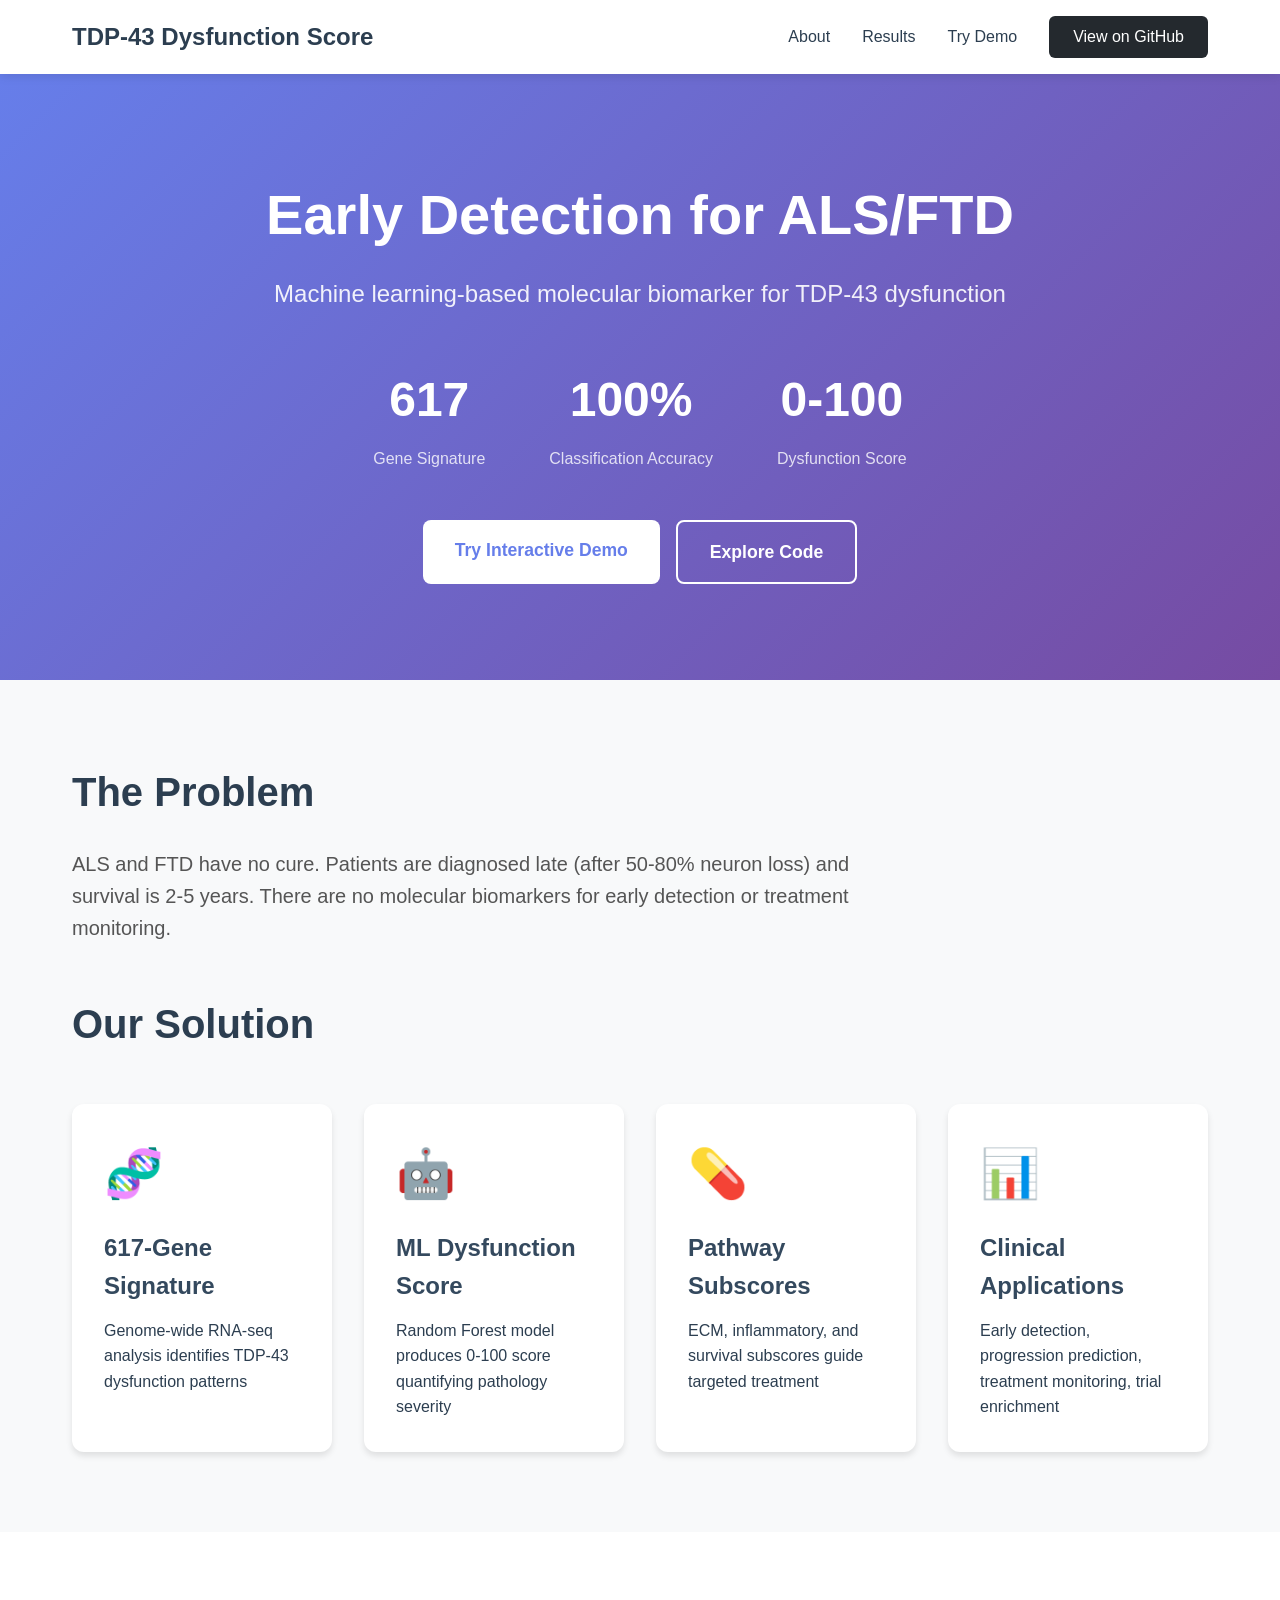
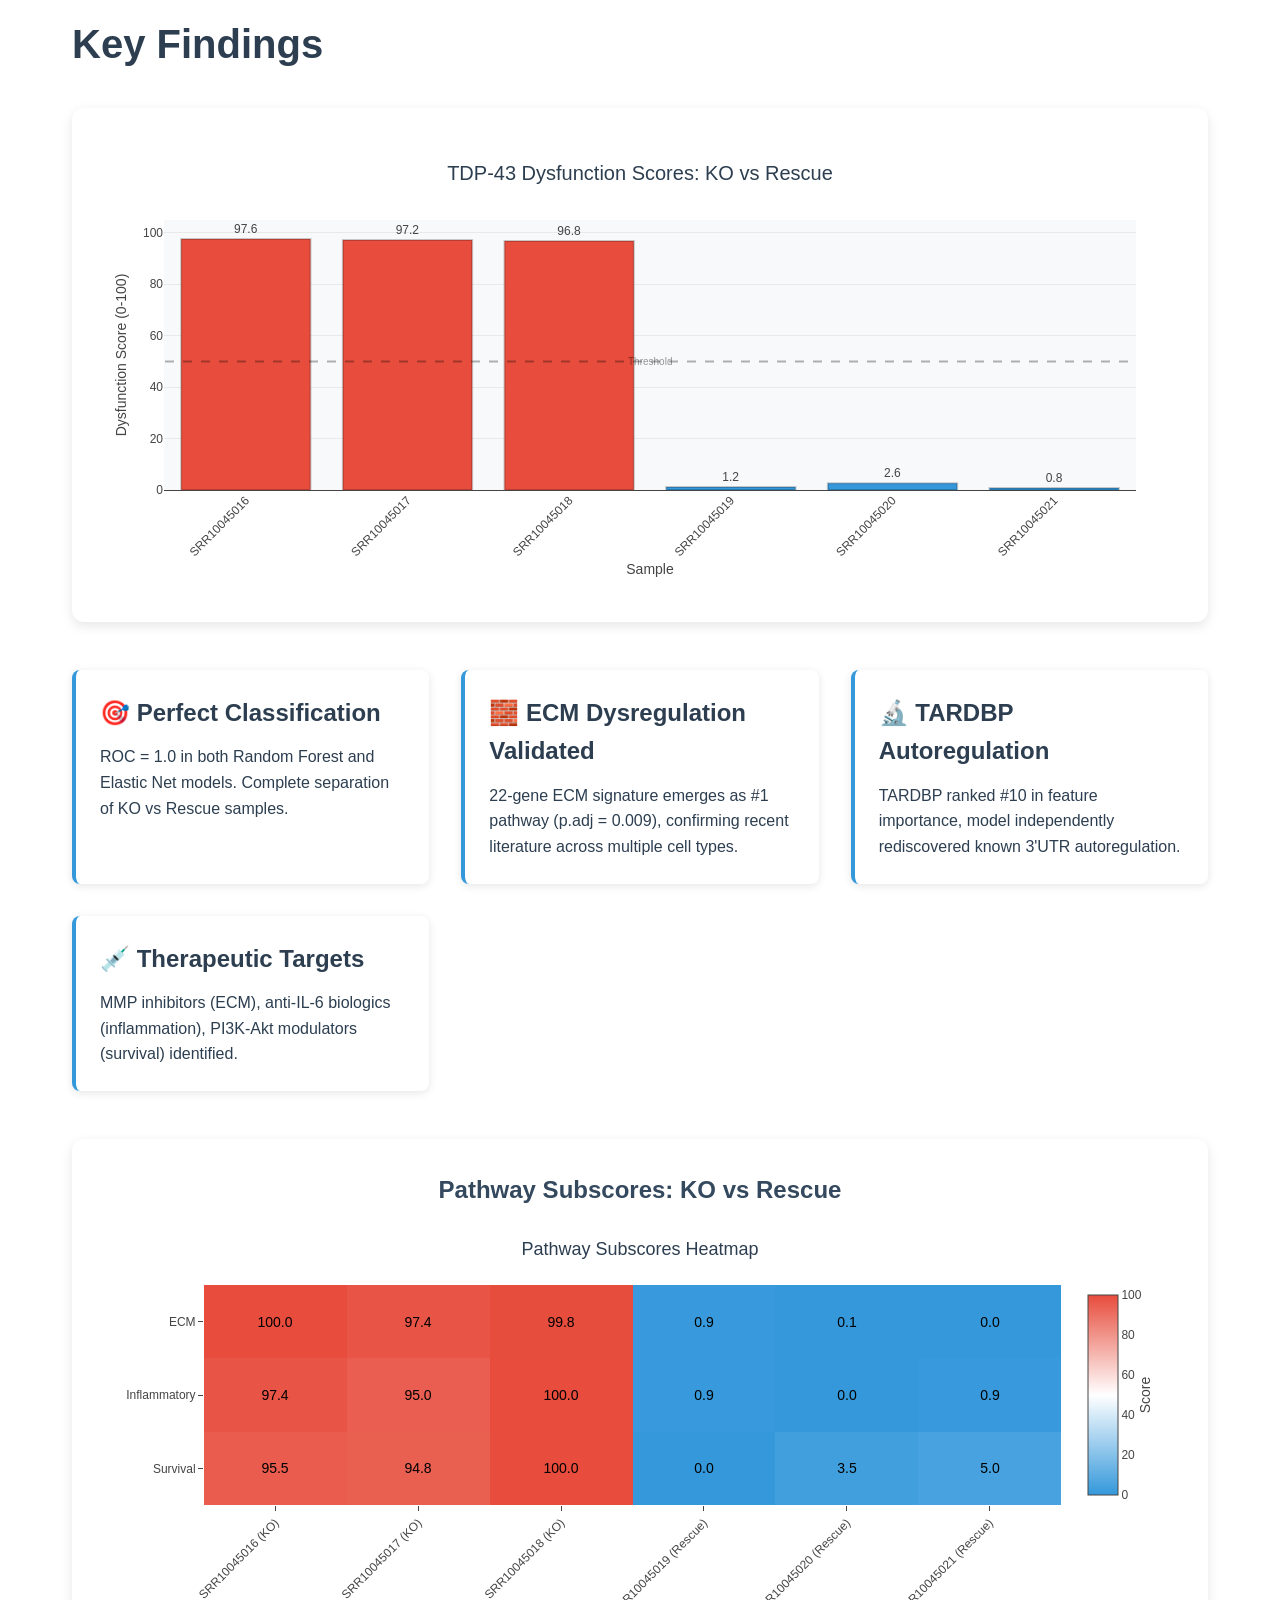
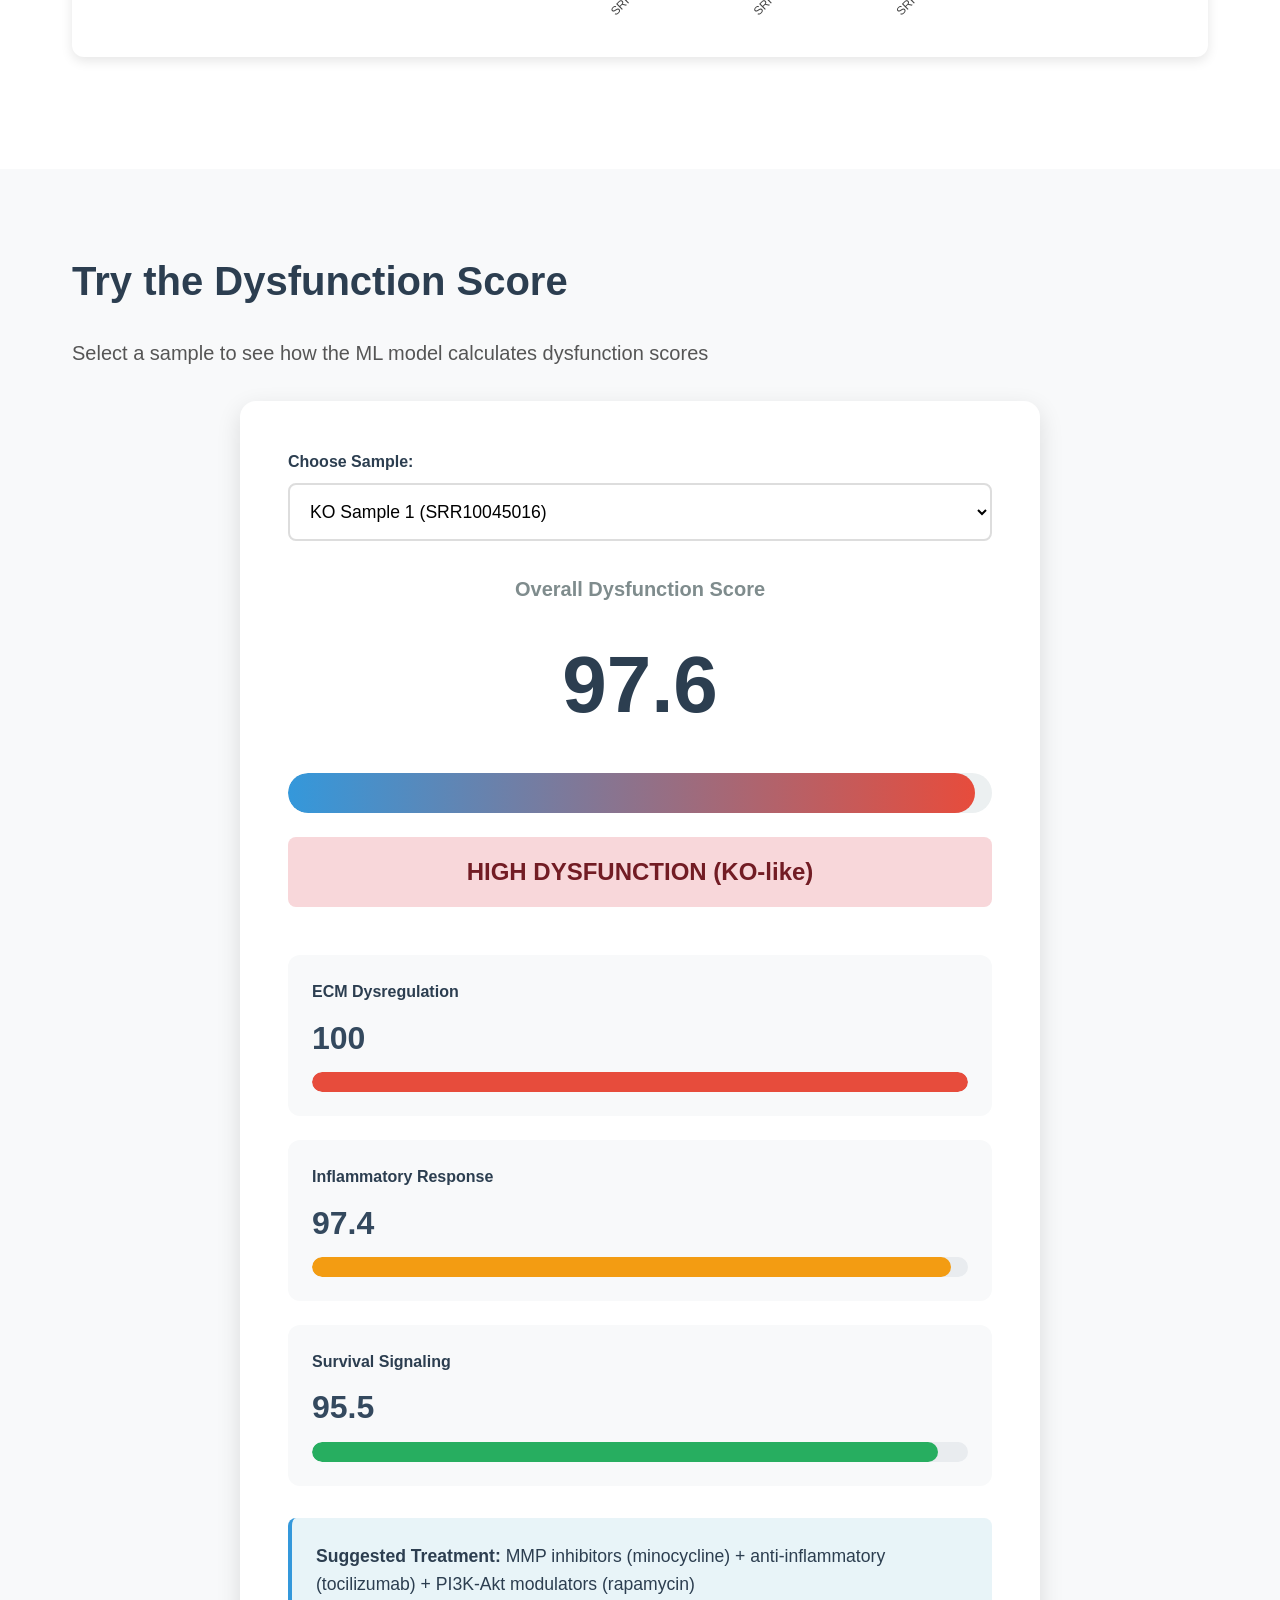
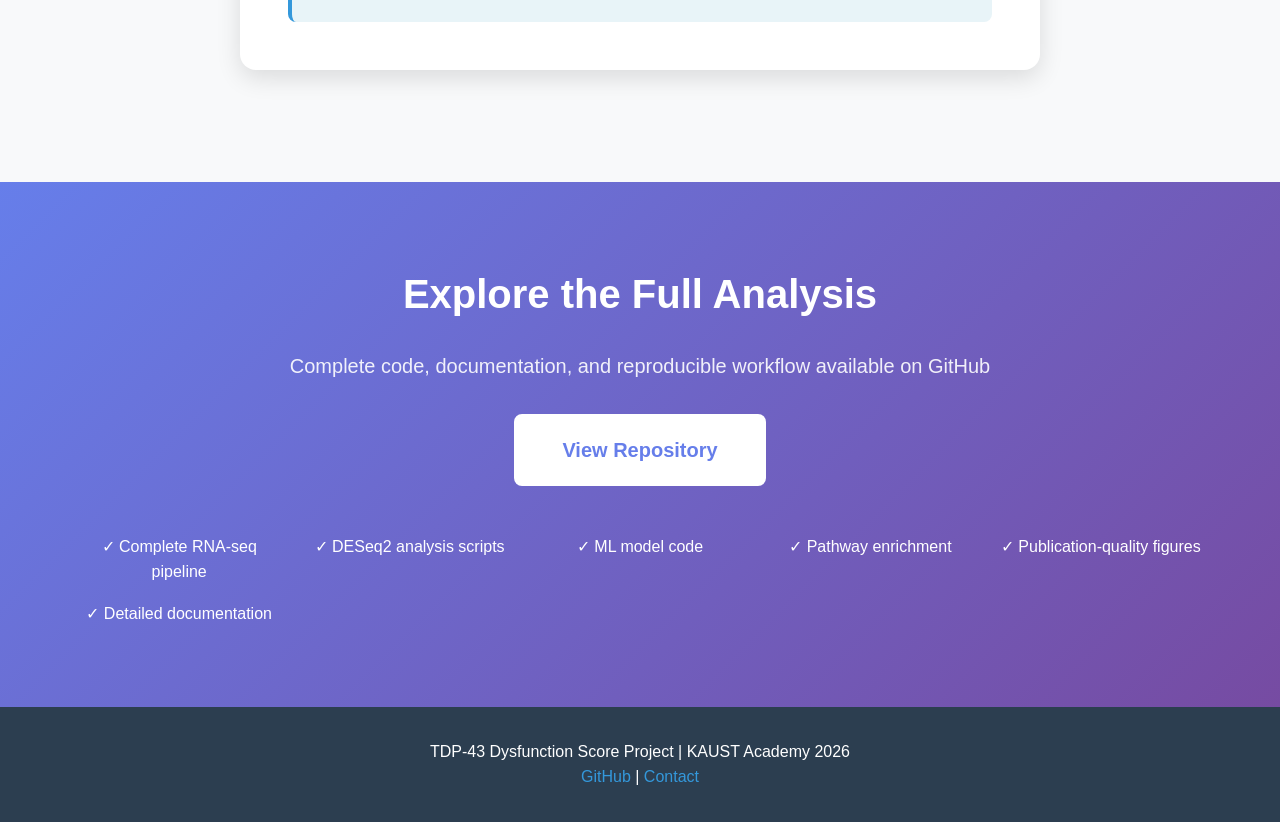
<file: docs/index.html>
<!DOCTYPE html>
<html lang="en">
<head>
    <meta charset="UTF-8">
    <meta name="viewport" content="width=device-width, initial-scale=1.0">
    <title>TDP-43 Dysfunction Score | ML-Based ALS/FTD Biomarker</title>
    <link rel="stylesheet" href="style.css">
    <script src="https://cdn.plot.ly/plotly-2.27.0.min.js"></script>
</head>
<body>
    <!-- Navigation -->
    <nav class="navbar">
        <div class="container">
            <div class="nav-brand">TDP-43 Dysfunction Score</div>
            <div class="nav-links">
                <a href="#about">About</a>
                <a href="#results">Results</a>
                <a href="#calculator">Try Demo</a>
                <a href="https://github.com/almokhtar8-stack/tdp43-dysfunction-score" target="_blank" class="btn-github">View on GitHub</a>
            </div>
        </div>
    </nav>

    <!-- Hero Section -->
    <section class="hero">
        <div class="container">
            <h1>Early Detection for ALS/FTD</h1>
            <p class="subtitle">Machine learning-based molecular biomarker for TDP-43 dysfunction</p>
            <div class="hero-stats">
                <div class="stat">
                    <div class="stat-number">617</div>
                    <div class="stat-label">Gene Signature</div>
                </div>
                <div class="stat">
                    <div class="stat-number">100%</div>
                    <div class="stat-label">Classification Accuracy</div>
                </div>
                <div class="stat">
                    <div class="stat-number">0-100</div>
                    <div class="stat-label">Dysfunction Score</div>
                </div>
            </div>
            <div class="hero-actions">
                <a href="#calculator" class="btn btn-primary">Try Interactive Demo</a>
                <a href="https://github.com/almokhtar8-stack/tdp43-dysfunction-score" class="btn btn-secondary">Explore Code</a>
            </div>
        </div>
    </section>

    <!-- About Section -->
    <section id="about" class="section section-light">
        <div class="container">
            <h2>The Problem</h2>
            <p class="lead">ALS and FTD have no cure. Patients are diagnosed late (after 50-80% neuron loss) and survival is 2-5 years. There are no molecular biomarkers for early detection or treatment monitoring.</p>
            
            <h2 style="margin-top: 3rem;">Our Solution</h2>
            <div class="features">
                <div class="feature">
                    <div class="feature-icon">🧬</div>
                    <h3>617-Gene Signature</h3>
                    <p>Genome-wide RNA-seq analysis identifies TDP-43 dysfunction patterns</p>
                </div>
                <div class="feature">
                    <div class="feature-icon">🤖</div>
                    <h3>ML Dysfunction Score</h3>
                    <p>Random Forest model produces 0-100 score quantifying pathology severity</p>
                </div>
                <div class="feature">
                    <div class="feature-icon">💊</div>
                    <h3>Pathway Subscores</h3>
                    <p>ECM, inflammatory, and survival subscores guide targeted treatment</p>
                </div>
                <div class="feature">
                    <div class="feature-icon">📊</div>
                    <h3>Clinical Applications</h3>
                    <p>Early detection, progression prediction, treatment monitoring, trial enrichment</p>
                </div>
            </div>
        </div>
    </section>

    <!-- Key Findings -->
    <section id="results" class="section">
        <div class="container">
            <h2>Key Findings</h2>
            
            <!-- Score Comparison Chart -->
            <div class="chart-container">
                <div id="scoreChart"></div>
            </div>

            <div class="findings-grid">
                <div class="finding">
                    <h3>🎯 Perfect Classification</h3>
                    <p>ROC = 1.0 in both Random Forest and Elastic Net models. Complete separation of KO vs Rescue samples.</p>
                </div>
                <div class="finding">
                    <h3>🧱 ECM Dysregulation Validated</h3>
                    <p>22-gene ECM signature emerges as #1 pathway (p.adj = 0.009), confirming recent literature across multiple cell types.</p>
                </div>
                <div class="finding">
                    <h3>🔬 TARDBP Autoregulation</h3>
                    <p>TARDBP ranked #10 in feature importance, model independently rediscovered known 3'UTR autoregulation.</p>
                </div>
                <div class="finding">
                    <h3>💉 Therapeutic Targets</h3>
                    <p>MMP inhibitors (ECM), anti-IL-6 biologics (inflammation), PI3K-Akt modulators (survival) identified.</p>
                </div>
            </div>

            <!-- Pathway Subscores Heatmap -->
            <div class="chart-container" style="margin-top: 3rem;">
                <h3 style="text-align: center; margin-bottom: 1rem;">Pathway Subscores: KO vs Rescue</h3>
                <div id="subscoreChart"></div>
            </div>
        </div>
    </section>

    <!-- Interactive Calculator -->
    <section id="calculator" class="section section-light">
        <div class="container">
            <h2>Try the Dysfunction Score</h2>
            <p class="lead">Select a sample to see how the ML model calculates dysfunction scores</p>
            
            <div class="calculator">
                <div class="calculator-controls">
                    <label for="sampleSelect">Choose Sample:</label>
                    <select id="sampleSelect" onchange="updateScore()">
                        <option value="0">KO Sample 1 (SRR10045016)</option>
                        <option value="1">KO Sample 2 (SRR10045017)</option>
                        <option value="2">KO Sample 3 (SRR10045018)</option>
                        <option value="3">Rescue Sample 1 (SRR10045019)</option>
                        <option value="4">Rescue Sample 2 (SRR10045020)</option>
                        <option value="5">Rescue Sample 3 (SRR10045021)</option>
                    </select>
                </div>

                <div class="score-display">
                    <div class="score-main">
                        <div class="score-label">Overall Dysfunction Score</div>
                        <div class="score-value" id="mainScore">97.6</div>
                        <div class="score-bar">
                            <div class="score-bar-fill" id="mainScoreBar" style="width: 97.6%"></div>
                        </div>
                        <div class="score-interpretation" id="interpretation">HIGH DYSFUNCTION (KO-like)</div>
                    </div>

                    <div class="subscores">
                        <div class="subscore">
                            <div class="subscore-label">ECM Dysregulation</div>
                            <div class="subscore-value" id="ecmScore">100.0</div>
                            <div class="subscore-bar">
                                <div class="subscore-bar-fill ecm" id="ecmBar" style="width: 100%"></div>
                            </div>
                        </div>
                        <div class="subscore">
                            <div class="subscore-label">Inflammatory Response</div>
                            <div class="subscore-value" id="inflamScore">97.4</div>
                            <div class="subscore-bar">
                                <div class="subscore-bar-fill inflam" id="inflamBar" style="width: 97.4%"></div>
                            </div>
                        </div>
                        <div class="subscore">
                            <div class="subscore-label">Survival Signaling</div>
                            <div class="subscore-value" id="survivalScore">95.5</div>
                            <div class="subscore-bar">
                                <div class="subscore-bar-fill survival" id="survivalBar" style="width: 95.5%"></div>
                            </div>
                        </div>
                    </div>

                    <div class="treatment-suggestion" id="treatment">
                        <strong>Suggested Treatment:</strong> MMP inhibitors (minocycline) + anti-inflammatory (tocilizumab) + PI3K-Akt modulators (rapamycin)
                    </div>
                </div>
            </div>
        </div>
    </section>

    <!-- CTA Section -->
    <section class="section cta-section">
        <div class="container">
            <h2>Explore the Full Analysis</h2>
            <p class="lead">Complete code, documentation, and reproducible workflow available on GitHub</p>
            <div style="text-align: center; margin-top: 2rem;">
                <a href="https://github.com/almokhtar8-stack/tdp43-dysfunction-score" class="btn btn-primary btn-large">View Repository</a>
            </div>
            <div class="github-features">
                <div>✓ Complete RNA-seq pipeline</div>
                <div>✓ DESeq2 analysis scripts</div>
                <div>✓ ML model code</div>
                <div>✓ Pathway enrichment</div>
                <div>✓ Publication-quality figures</div>
                <div>✓ Detailed documentation</div>
            </div>
        </div>
    </section>

    <!-- Footer -->
    <footer class="footer">
        <div class="container">
            <p>TDP-43 Dysfunction Score Project | KAUST Academy 2026</p>
            <p>
                <a href="https://github.com/almokhtar8-stack/tdp43-dysfunction-score">GitHub</a> | 
                <a href="mailto:almokhtaraljarodi@gmail.com">Contact</a>
            </p>
        </div>
    </footer>

    <script src="script.js"></script>
</body>
</html>
</file>
<file: docs/style.css>
/* ===== Reset & Base Styles ===== */
* {
    margin: 0;
    padding: 0;
    box-sizing: border-box;
}

body {
    font-family: -apple-system, BlinkMacSystemFont, 'Segoe UI', Roboto, 'Helvetica Neue', Arial, sans-serif;
    line-height: 1.6;
    color: #2c3e50;
    background: #ffffff;
}

.container {
    max-width: 1200px;
    margin: 0 auto;
    padding: 0 2rem;
}

/* ===== Typography ===== */
h1 {
    font-size: 3rem;
    font-weight: 700;
    margin-bottom: 1rem;
    color: #1a1a1a;
}

h2 {
    font-size: 2.5rem;
    font-weight: 600;
    margin-bottom: 1.5rem;
    color: #2c3e50;
}

h3 {
    font-size: 1.5rem;
    font-weight: 600;
    margin-bottom: 0.75rem;
    color: #34495e;
}

p.lead {
    font-size: 1.25rem;
    color: #555;
    margin-bottom: 2rem;
    max-width: 800px;
}

.subtitle {
    font-size: 1.5rem;
    color: #7f8c8d;
    margin-bottom: 2rem;
}

/* ===== Navigation ===== */
.navbar {
    background: #ffffff;
    box-shadow: 0 2px 10px rgba(0,0,0,0.1);
    position: sticky;
    top: 0;
    z-index: 1000;
    padding: 1rem 0;
}

.navbar .container {
    display: flex;
    justify-content: space-between;
    align-items: center;
}

.nav-brand {
    font-size: 1.5rem;
    font-weight: 700;
    color: #2c3e50;
}

.nav-links {
    display: flex;
    gap: 2rem;
    align-items: center;
}

.nav-links a {
    text-decoration: none;
    color: #2c3e50;
    font-weight: 500;
    transition: color 0.3s;
}

.nav-links a:hover {
    color: #3498db;
}

.btn-github {
    background: #24292e;
    color: white !important;
    padding: 0.5rem 1.5rem;
    border-radius: 6px;
    transition: background 0.3s;
}

.btn-github:hover {
    background: #1a1f23;
    color: white !important;
}

/* ===== Hero Section ===== */
.hero {
    background: linear-gradient(135deg, #667eea 0%, #764ba2 100%);
    color: white;
    padding: 6rem 0;
    text-align: center;
}

.hero h1 {
    color: white;
    font-size: 3.5rem;
}

.hero .subtitle {
    color: rgba(255,255,255,0.9);
}

.hero-stats {
    display: flex;
    justify-content: center;
    gap: 4rem;
    margin: 3rem 0;
}

.stat {
    text-align: center;
}

.stat-number {
    font-size: 3rem;
    font-weight: 700;
    color: white;
}

.stat-label {
    font-size: 1rem;
    color: rgba(255,255,255,0.8);
    margin-top: 0.5rem;
}

.hero-actions {
    display: flex;
    gap: 1rem;
    justify-content: center;
    margin-top: 2rem;
}

/* ===== Buttons ===== */
.btn {
    display: inline-block;
    padding: 1rem 2rem;
    font-size: 1.1rem;
    font-weight: 600;
    text-decoration: none;
    border-radius: 8px;
    transition: all 0.3s;
    cursor: pointer;
}

.btn-primary {
    background: white;
    color: #667eea;
}

.btn-primary:hover {
    transform: translateY(-2px);
    box-shadow: 0 10px 20px rgba(0,0,0,0.2);
}

.btn-secondary {
    background: transparent;
    color: white;
    border: 2px solid white;
}

.btn-secondary:hover {
    background: white;
    color: #667eea;
}

.btn-large {
    padding: 1.25rem 3rem;
    font-size: 1.25rem;
}

/* ===== Sections ===== */
.section {
    padding: 5rem 0;
}

.section-light {
    background: #f8f9fa;
}

/* ===== Features Grid ===== */
.features {
    display: grid;
    grid-template-columns: repeat(auto-fit, minmax(250px, 1fr));
    gap: 2rem;
    margin-top: 3rem;
}

.feature {
    background: white;
    padding: 2rem;
    border-radius: 12px;
    box-shadow: 0 4px 6px rgba(0,0,0,0.1);
    transition: transform 0.3s;
}

.feature:hover {
    transform: translateY(-5px);
    box-shadow: 0 8px 12px rgba(0,0,0,0.15);
}

.feature-icon {
    font-size: 3rem;
    margin-bottom: 1rem;
}

/* ===== Findings Grid ===== */
.findings-grid {
    display: grid;
    grid-template-columns: repeat(auto-fit, minmax(280px, 1fr));
    gap: 2rem;
    margin-top: 3rem;
}

.finding {
    background: white;
    padding: 1.5rem;
    border-left: 4px solid #3498db;
    border-radius: 8px;
    box-shadow: 0 2px 8px rgba(0,0,0,0.1);
}

.finding h3 {
    margin-bottom: 0.75rem;
    color: #2c3e50;
}

/* ===== Charts ===== */
.chart-container {
    background: white;
    padding: 2rem;
    border-radius: 12px;
    box-shadow: 0 4px 12px rgba(0,0,0,0.1);
    margin: 2rem 0;
}

/* ===== Calculator ===== */
.calculator {
    background: white;
    padding: 3rem;
    border-radius: 16px;
    box-shadow: 0 8px 24px rgba(0,0,0,0.12);
    max-width: 800px;
    margin: 2rem auto;
}

.calculator-controls {
    margin-bottom: 2rem;
}

.calculator-controls label {
    display: block;
    font-weight: 600;
    margin-bottom: 0.5rem;
    color: #2c3e50;
}

.calculator-controls select {
    width: 100%;
    padding: 1rem;
    font-size: 1.1rem;
    border: 2px solid #ddd;
    border-radius: 8px;
    background: white;
    cursor: pointer;
    transition: border-color 0.3s;
}

.calculator-controls select:focus {
    outline: none;
    border-color: #3498db;
}

.score-display {
    margin-top: 2rem;
}

.score-main {
    text-align: center;
    margin-bottom: 3rem;
}

.score-label {
    font-size: 1.25rem;
    font-weight: 600;
    color: #7f8c8d;
    margin-bottom: 1rem;
}

.score-value {
    font-size: 5rem;
    font-weight: 700;
    color: #2c3e50;
    margin: 1rem 0;
}

.score-bar {
    width: 100%;
    height: 40px;
    background: #ecf0f1;
    border-radius: 20px;
    overflow: hidden;
    margin: 1.5rem 0;
}

.score-bar-fill {
    height: 100%;
    background: linear-gradient(90deg, #3498db 0%, #e74c3c 100%);
    transition: width 0.5s ease;
    border-radius: 20px;
}

.score-interpretation {
    font-size: 1.5rem;
    font-weight: 600;
    margin-top: 1rem;
    padding: 1rem;
    border-radius: 8px;
}

.interpretation-low {
    background: #d4edda;
    color: #155724;
}

.interpretation-moderate {
    background: #fff3cd;
    color: #856404;
}

.interpretation-high {
    background: #f8d7da;
    color: #721c24;
}

.subscores {
    display: grid;
    grid-template-columns: 1fr;
    gap: 1.5rem;
    margin: 2rem 0;
}

.subscore {
    background: #f8f9fa;
    padding: 1.5rem;
    border-radius: 12px;
}

.subscore-label {
    font-weight: 600;
    color: #2c3e50;
    margin-bottom: 0.5rem;
}

.subscore-value {
    font-size: 2rem;
    font-weight: 700;
    color: #34495e;
    margin: 0.5rem 0;
}

.subscore-bar {
    width: 100%;
    height: 20px;
    background: #e9ecef;
    border-radius: 10px;
    overflow: hidden;
}

.subscore-bar-fill {
    height: 100%;
    transition: width 0.5s ease;
    border-radius: 10px;
}

.subscore-bar-fill.ecm {
    background: #e74c3c;
}

.subscore-bar-fill.inflam {
    background: #f39c12;
}

.subscore-bar-fill.survival {
    background: #27ae60;
}

.treatment-suggestion {
    background: #e8f4f8;
    border-left: 4px solid #3498db;
    padding: 1.5rem;
    border-radius: 8px;
    margin-top: 2rem;
    font-size: 1.1rem;
}

/* ===== CTA Section ===== */
.cta-section {
    background: linear-gradient(135deg, #667eea 0%, #764ba2 100%);
    color: white;
    text-align: center;
}

.cta-section h2 {
    color: white;
}

.cta-section .lead {
    color: rgba(255,255,255,0.9);
    margin: 0 auto;
}

.github-features {
    display: grid;
    grid-template-columns: repeat(auto-fit, minmax(200px, 1fr));
    gap: 1rem;
    margin-top: 3rem;
    color: white;
    font-weight: 500;
}

/* ===== Footer ===== */
.footer {
    background: #2c3e50;
    color: white;
    text-align: center;
    padding: 2rem 0;
}

.footer a {
    color: #3498db;
    text-decoration: none;
}

.footer a:hover {
    text-decoration: underline;
}

/* ===== Responsive Design ===== */
@media (max-width: 768px) {
    h1 {
        font-size: 2rem;
    }

    h2 {
        font-size: 1.75rem;
    }

    .hero h1 {
        font-size: 2.5rem;
    }

    .hero-stats {
        flex-direction: column;
        gap: 2rem;
    }

    .hero-actions {
        flex-direction: column;
    }

    .nav-links {
        flex-direction: column;
        gap: 1rem;
    }

    .score-value {
        font-size: 3.5rem;
    }

    .calculator {
        padding: 1.5rem;
    }

    .features {
        grid-template-columns: 1fr;
    }

    .findings-grid {
        grid-template-columns: 1fr;
    }
}
</file>
